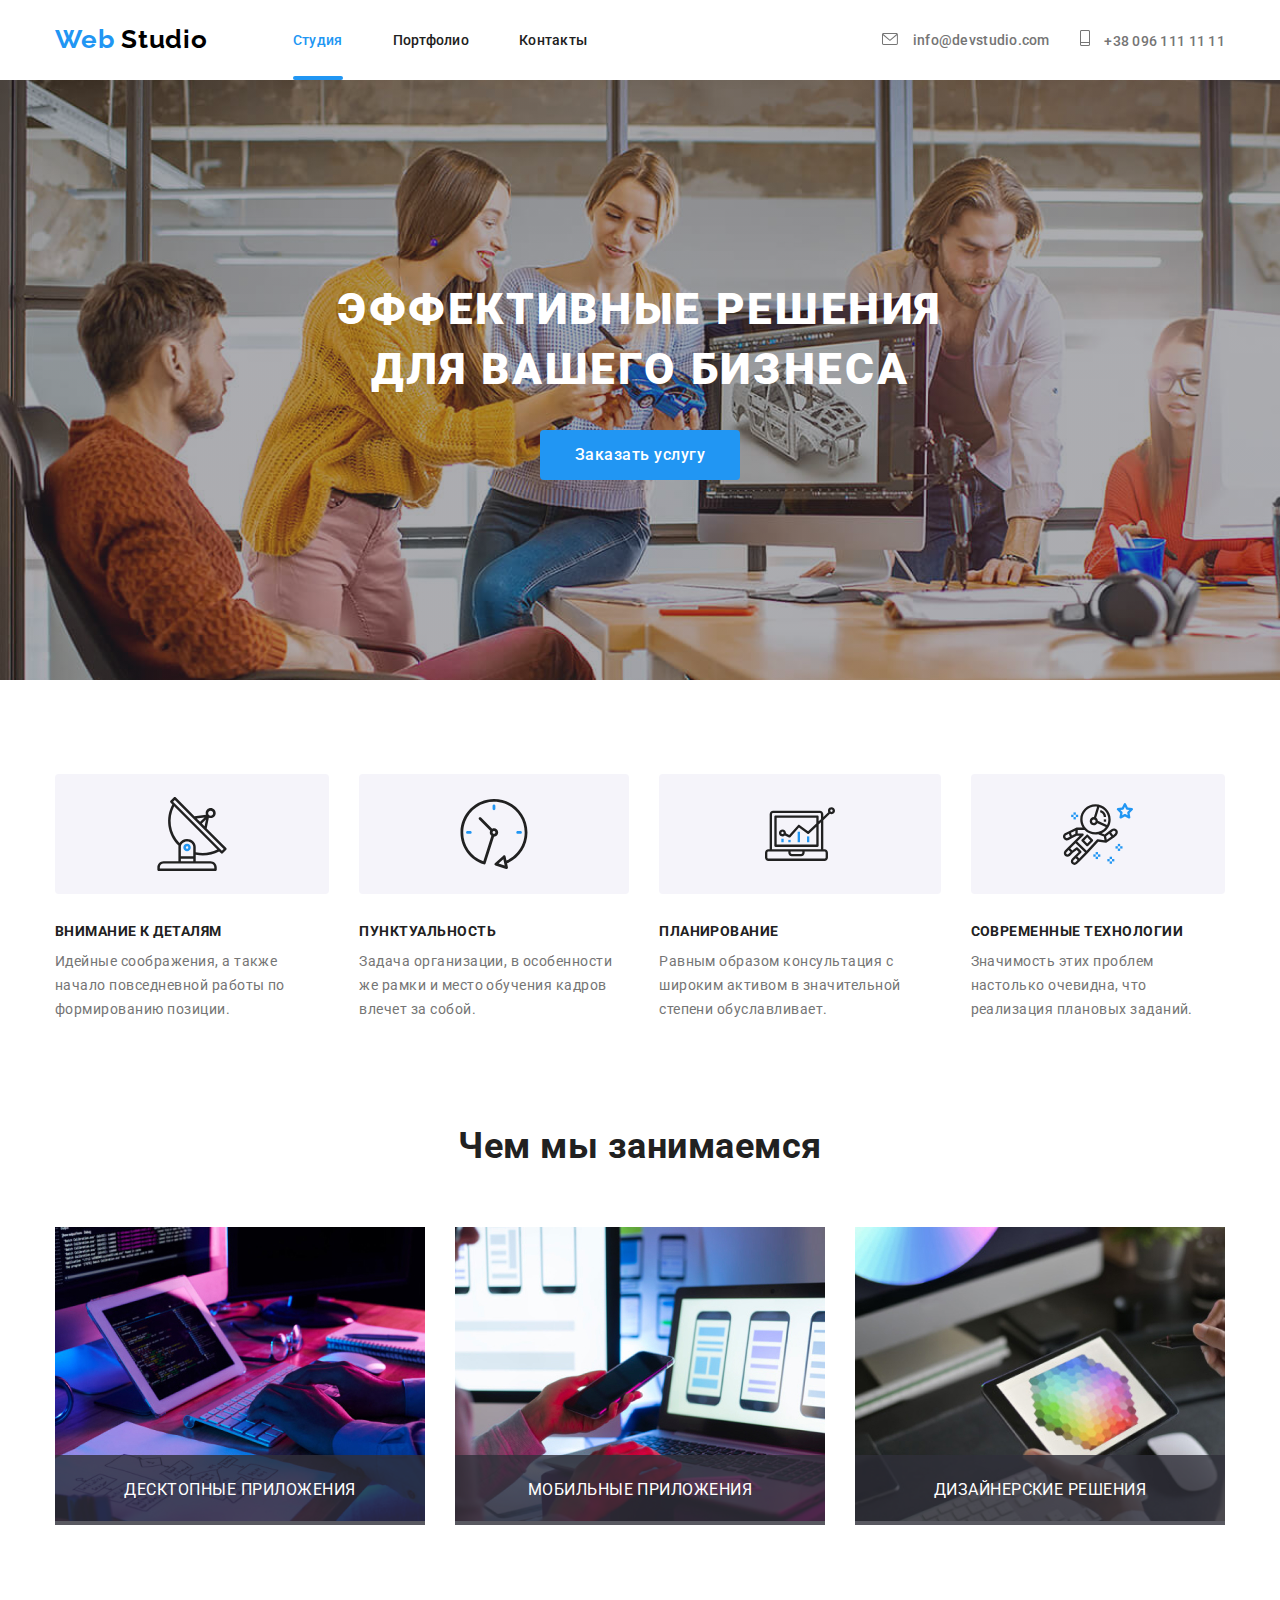
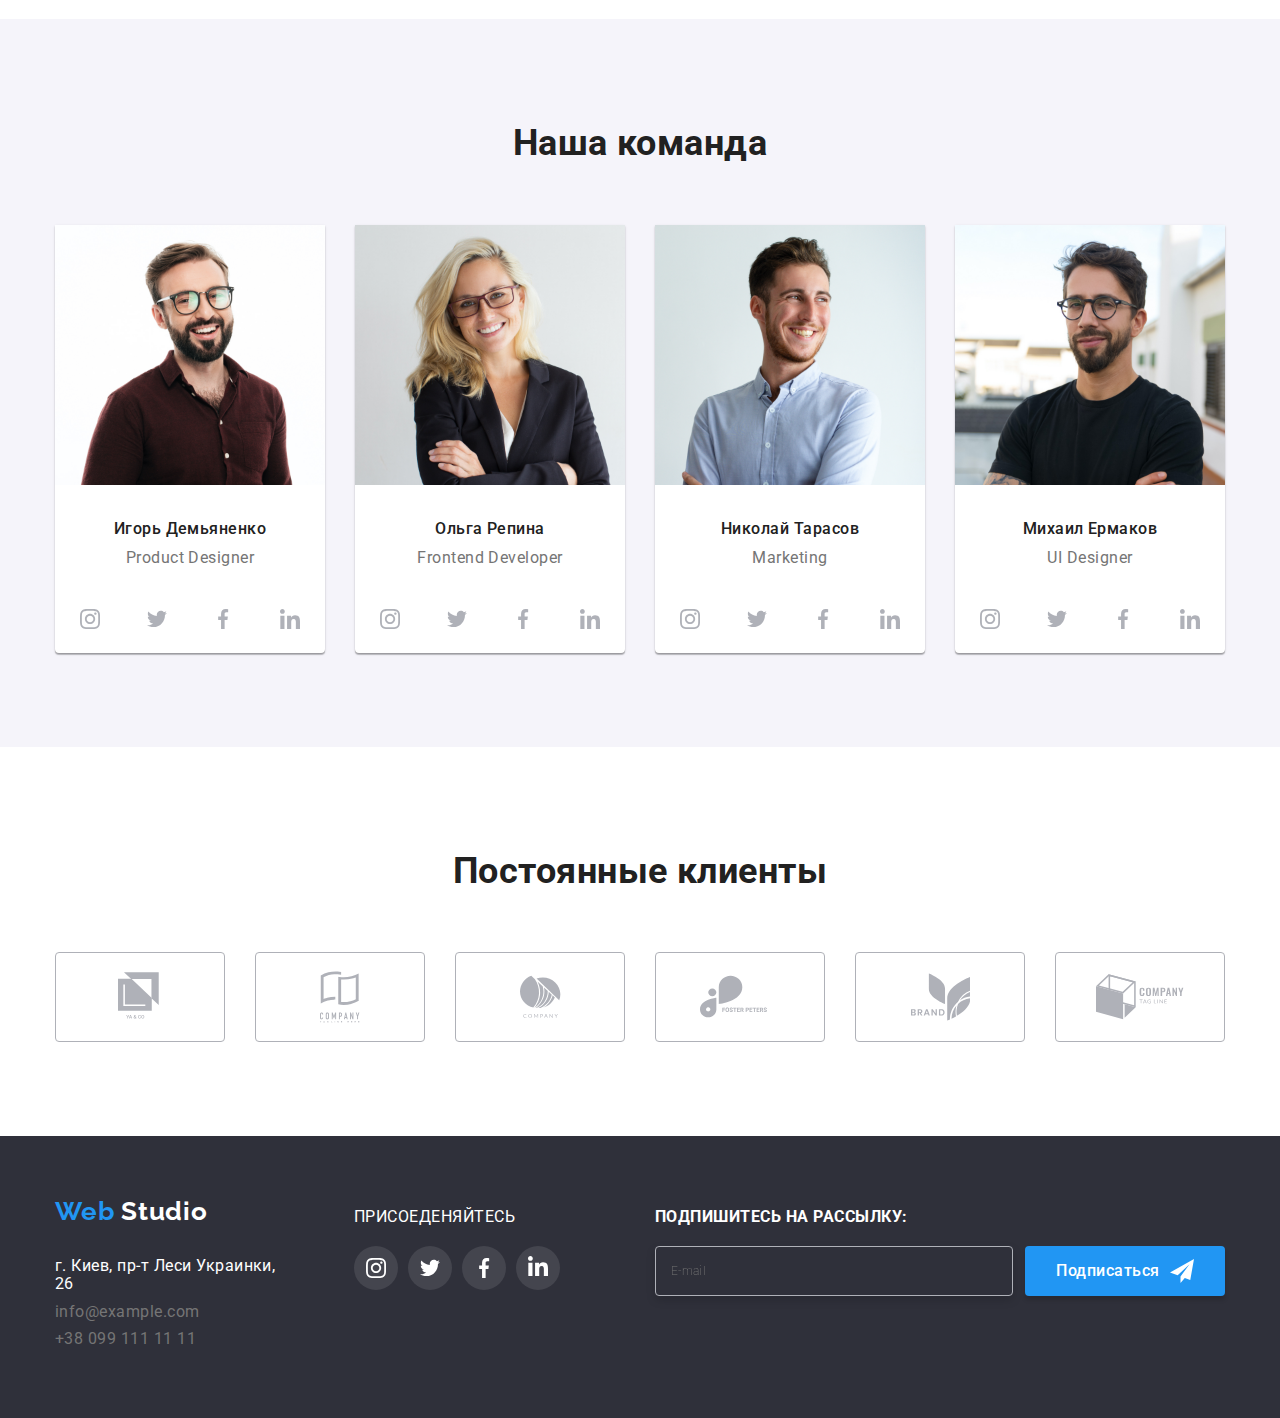
<file: index.html>
<!DOCTYPE html>
<html lang="ru">
    <head>
        <meta charset="UTF-8" />
        <meta name="viewport" content="width=device-width, initial-scale=1.0" />
        <meta http-equiv="X-UA-Compatible" content="ie=edge" />
        <title>WebStudio</title>
        <link href="https://fonts.googleapis.com/css2?family=Raleway:wght@700&family=Roboto:wght@300;500;700;900&display=swap" rel="stylesheet">
        <link rel="stylesheet" href="https://cdnjs.cloudflare.com/ajax/libs/modern-normalize/0.7.0/modern-normalize.min.css">
        <link rel="stylesheet" href="./css/styles.css">

    </head>
    <body>
        <header class="page-header">
            <div class="container main-nav">
                <nav class="nav-cont">
                    <a href="./" class="logo">
                        <span>Web <span class="part">Studio</span></span> 
                    </a>
    
                    <ul class="site-nav list">
                        <li class="item"><a href="./index.html" class="link current">Студия</a></li>
                        <li class="item"><a href="./portfolio.html" class="link">Портфолио</a></li>
                        <li class="item"><a href="#" class="link">Контакты</a></li>
                    </ul>
                </nav>
    
                <address class="site-address">
                    <div class="block-frst">
                        <svg class="site-icons frst" width="16px" height="12px">
                            <use href="./images/sprite3.svg#lettericon"></use>
                        </svg>
                        <a href="mailto:info@devstudio.com" class="link">info@devstudio.com</a>
                    </div>
                    <div class="block-scnd">
                        <svg class="site-icons scnd" width="10px" height="16px">
                            <use href="./images/sprite3.svg#mobilicon"></use>
                        </svg>
                        <a href="tel:+380961111111" class="link"> +38 096 111 11 11</a>
                    </div>
                </address>
            </div>  
        </header>

        <main>
            <section class="hero overlay">
                    <h1 class="title">Эффективные решения <br> для вашего бизнеса</h1>
                    <button class="button" data-modal-open>Заказать услугу</button>
            </section>
            
            <!-- Преимущества -->
            <section class="feature-list">
                <div class="container">
                    <ul class="feature-content list">
                        <li class="feature-item first">
                            <h3 class="title">ВНИМАНИЕ К ДЕТАЛЯМ</h3>
                            <p class="text">Идейные соображения, а также начало повседневной работы по формированию позиции.</p>
                        </li>
                        <li class="feature-item second">
                            <h3 class="title">ПУНКТУАЛЬНОСТЬ</h3>
                            <p class="text">Задача организации, в особенности же рамки и место обучения кадров влечет за собой.</p>
                        </li>
                        <li class="feature-item third">
                            <h3 class="title">ПЛАНИРОВАНИЕ</h3>
                            <p class="text">Равным образом консультация с широким активом в значительной степени обуславливает.</p>
                        </li>
                        <li class="feature-item fourth">
                            <h3 class="title">СОВРЕМЕННЫЕ ТЕХНОЛОГИИ</h3>
                            <p class="text">Значимость этих проблем настолько очевидна, что реализация плановых заданий.</p>
                        </li>
                    </ul>
                </div> 
            </section>
            
            <!-- Навыки -->
            <section class="section-skills">
                <div class="container">
                    <h2 class="section-title">Чем мы занимаемся</h2>
                    <ul class="skills-cont list">
                        <li class="some-skill">
                            <img src="./images/skill1.jpg" alt="Десктопные приложения" width="370"><p class="mean-skill">ДЕСКТОПНЫЕ ПРИЛОЖЕНИЯ</p>
                        </li>
                        <li class="some-skill">
                            <img src="./images/skill2.jpg" alt="Мобильные приложения" width="370"><p class="mean-skill">МОБИЛЬНЫЕ ПРИЛОЖЕНИЯ</p>
                        </li>
                        <li class="some-skill">
                            <img src="./images/skill3.jpg" alt="Дизайнерсике решения" width="370"><p class="mean-skill">ДИЗАЙНЕРСКИЕ РЕШЕНИЯ</p>
                        </li>
                    </ul>
                </div>   
            </section>
            
            <!-- Команда -->
            <section class="section-team">
                <div class="container">
                    <h2 class="section-title">Наша команда</h2>
                    <ul class="team-cont list">
                        <li class="about">
                            <img src="./images/teamperson1.jpg" alt="" width="270" height="260">
                            <h3 class="name-title">Игорь Демьяненко</h3>
                            <p lang="en" class="function">Product Designer</p>
                            <ul class="network-items list">
                                <li class="list-icons">
                                    <a class="border-icons" href="https://www.instagram.com" target="_blank" rel="noopener noreferrer" aria-label="ссылка Instagram">
                                        <svg class="network-icons">
                                            <use href="./images/sprite.svg#icon-instagram"></use>
                                        </svg>
                                    </a>
                                </li>
                                <li class="list-icons">
                                    <a class="border-icons" href="https://twitter.com/explore" target="_blank" rel="noopener noreferrer" aria-label="ссылка Twitter">
                                        <svg class="network-icons">
                                            <use href="./images/sprite.svg#icon-twitter"></use>
                                        </svg>
                                    </a>
                                </li>
                                <li class="list-icons">
                                    <a class="border-icons" href="https://www.facebook.com" target="_blank" rel="noopener noreferrer" aria-label="ссылка Facebook">
                                        <svg class="network-icons">
                                            <use href="./images/sprite.svg#icon-facebook"></use>
                                        </svg>
                                    </a>
                                </li>
                                <li class="list-icons">
                                    <a class="border-icons" href="https://ru.linkedin.com" target="_blank" rel="noopener noreferrer" aria-label="ссылка Linkedin">
                                        <svg class="network-icons">
                                            <use href="./images/sprite.svg#icon-linkedin"></use>
                                        </svg>
                                    </a>
                                </li>
                            </ul>
                        </li>
                        <li class="about">
                            <img src="./images/teamperson2.jpg" alt="" width="270" height="260">
                            <h3 class="name-title">Ольга Репина</h3>
                            <p lang="en" class="function">Frontend Developer</p>
                            <ul class="network-items list">
                                <li class="list-icons">
                                    <a class="border-icons" href="https://www.instagram.com" target="_blank" rel="noopener noreferrer" aria-label="ссылка Instagram">
                                        <svg class="network-icons">
                                            <use href="./images/sprite.svg#icon-instagram"></use>
                                        </svg>
                                    </a>
                                </li>
                                <li class="list-icons">
                                    <a class="border-icons" href="https://twitter.com/explore" target="_blank" rel="noopener noreferrer" aria-label="ссылка Twitter">
                                        <svg class="network-icons">
                                            <use href="./images/sprite.svg#icon-twitter"></use>
                                        </svg>
                                    </a>
                                </li>
                                <li class="list-icons">
                                    <a class="border-icons" href="https://www.facebook.com" target="_blank" rel="noopener noreferrer" aria-label="ссылка Facebook">
                                        <svg class="network-icons">
                                            <use href="./images/sprite.svg#icon-facebook"></use>
                                        </svg>
                                    </a>
                                </li>
                                <li class="list-icons">
                                    <a class="border-icons" href="https://ru.linkedin.com" target="_blank" rel="noopener noreferrer" aria-label="ссылка Linkedin">
                                        <svg class="network-icons">
                                            <use href="./images/sprite.svg#icon-linkedin"></use>
                                        </svg>
                                    </a>
                                </li>
                            </ul>
                        </li>
                        <li class="about">
                            <img src="./images/teamperson3.jpg" alt="" width="270" height="260">
                            <h3 class="name-title">Николай Тарасов</h3>
                            <p lang="en" class="function">Marketing</p>
                            <ul class="network-items list">
                                <li class="list-icons">
                                    <a class="border-icons" href="https://www.instagram.com" target="_blank" rel="noopener noreferrer" aria-label="ссылка Instagram">
                                        <svg class="network-icons">
                                            <use href="./images/sprite.svg#icon-instagram"></use>
                                        </svg>
                                    </a>
                                </li>
                                <li class="list-icons">
                                    <a class="border-icons" href="https://twitter.com/explore" target="_blank" rel="noopener noreferrer" aria-label="ссылка Twitter">
                                        <svg class="network-icons">
                                            <use href="./images/sprite.svg#icon-twitter"></use>
                                        </svg>
                                    </a>
                                </li>
                                <li class="list-icons">
                                    <a class="border-icons" href="https://www.facebook.com" target="_blank" rel="noopener noreferrer" aria-label="ссылка Facebook">
                                        <svg class="network-icons">
                                            <use href="./images/sprite.svg#icon-facebook"></use>
                                        </svg>
                                    </a>
                                </li>
                                <li class="list-icons">
                                    <a class="border-icons" href="https://ru.linkedin.com" target="_blank" rel="noopener noreferrer" aria-label="ссылка Linkedin">
                                        <svg class="network-icons">
                                            <use href="./images/sprite.svg#icon-linkedin"></use>
                                        </svg>
                                    </a>
                                </li>
                            </ul>
                        </li>
                        <li class="about">
                            <img src="./images/teamperson4.jpg" alt="" width="270" height="260">
                            <h3 class="name-title">Михаил Ермаков</h3>
                            <p lang="en" class="function">UI Designer</p>
                            <ul class="network-items list">
                                <li class="list-icons">
                                    <a class="border-icons" href="https://www.instagram.com" target="_blank" rel="noopener noreferrer" aria-label="ссылка Instagram">
                                        <svg class="network-icons">
                                            <use href="./images/sprite.svg#icon-instagram"></use>
                                        </svg>
                                    </a>
                                </li>
                                <li class="list-icons">
                                    <a class="border-icons" href="https://twitter.com/explore" target="_blank" rel="noopener noreferrer" aria-label="ссылка Twitter">
                                        <svg class="network-icons">
                                            <use href="./images/sprite.svg#icon-twitter"></use>
                                        </svg>
                                    </a>
                                </li>
                                <li class="list-icons">
                                    <a class="border-icons" href="https://www.facebook.com" target="_blank" rel="noopener noreferrer" aria-label="ссылка Facebook">
                                        <svg class="network-icons">
                                            <use href="./images/sprite.svg#icon-facebook"></use>
                                        </svg>
                                    </a>
                                </li>
                                <li class="list-icons">
                                    <a class="border-icons" href="https://ru.linkedin.com" target="_blank" rel="noopener noreferrer" aria-label="ссылка Linkedin">
                                        <svg class="network-icons">
                                            <use href="./images/sprite.svg#icon-linkedin"></use>
                                        </svg>
                                    </a>
                                </li>
                            </ul>
                        </li>
                    </ul>
                </div>
            </section>

            <!--Партнеры-->
            <section class="section-partners">
                <div class="container">
                    <h2 class="section-title">Постоянные клиенты</h2>
                    <ul class="partners-cont list">
                        <li class="partnes-logo"> 
                            <a class="border-partners" href="#">
                                <svg class="company-icon" width="45px" higth="50px">
                                    <use href="./images/sprite2.svg#icon-logo-1"></use>
                                </svg>
                            </a>
                        </li>
                        <li class="partnes-logo">
                            <a class="border-partners" href="#">
                                <svg class="company-icon" width="40px" higth="52px">
                                    <use href="./images/sprite2.svg#icon-logo-2"></use>
                                </svg>
                            </a>
                        </li>
                        <li class="partnes-logo">
                            <a class="border-partners" href="#">
                                <svg class="company-icon" width="41px" higth="43px">
                                    <use href="./images/sprite2.svg#icon-logo-3"></use>
                                </svg>
                            </a>
                        </li>
                        <li class="partnes-logo">
                            <a class="border-partners" href="#">
                                <svg class="company-icon" width="80px" higth="42px">
                                    <use href="./images/sprite2.svg#icon-logo-4"></use>
                                </svg>
                            </a>
                        </li>
                        <li class="partnes-logo">
                            <a class="border-partners" href="#">
                                <svg class="company-icon" width="59px" higth="47px">
                                    <use href="./images/sprite2.svg#icon-logo-5"></use>
                                </svg>
                            </a>
                        </li>
                        <li class="partnes-logo">
                            <a class="border-partners" href="#">
                                <svg class="company-icon" width="88px" higth="45px">
                                    <use href="./images/sprite2.svg#icon-logo-6"></use>
                                </svg>
                            </a>
                        </li>
                    </ul>
                </div>
            </section>
        </main>
        
        <footer>
            <div class="container footer">
                <div class="footer-first">
                    <a href="./" class="logo">
                        <span>Web <span class="part">Studio</span></span> 
                    </a>
                    <address class="footer-address">
                        <span class="footer-info first">г. Киев, пр-т Леси Украинки, 26</span>
                        <span class="footer-info">info@example.com</span>
                        <span class="footer-info">+38 099 111 11 11</span>
                    </address>
                </div>
                <div>
                </div>
                <div class="footer-second">
                    <span class="letsgo">ПРИСОЕДЕНЯЙТЕСЬ</span>
                    <ul class="info list">
                        <li class="link">
                            <a class="border-footer" href="https://www.instagram.com" target="_blank" rel="noopener noreferrer" aria-label="ссылка Instagram">
                                <svg class="footer-icons">
                                    <use href="./images/sprite.svg#icon-instagram"></use>
                                </svg>
                            </a>
                        </li>
                        <li class="link">
                            <a class="border-footer" href="https://twitter.com/explore" target="_blank" rel="noopener noreferrer" aria-label="ссылка Twitter">
                                <svg class="footer-icons">
                                    <use href="./images/sprite.svg#icon-twitter"></use>
                                </svg>
                            </a>
                        </li>
                        <li class="link">
                            <a class="border-footer" href="https://www.facebook.com" target="_blank" rel="noopener noreferrer" aria-label="ссылка Facebook">
                                <svg class="footer-icons">
                                    <use href="./images/sprite.svg#icon-facebook"></use>
                                </svg>
                            </a>
                        </li>
                        <li class="border-footer" class="link">
                            <a href="https://ru.linkedin.com" target="_blank" rel="noopener noreferrer" aria-label="ссылка Linkedin">
                                <svg class="footer-icons">
                                    <use href="./images/sprite.svg#icon-linkedin"></use>
                                </svg>
                            </a>
                        </li>
                    </ul>
                </div>
                <div class="footer-third">
                    <form class="footer-form" action="textarea1.php" method="post">
                        <div class="div-div">
                            <p class="letsgo"><b>ПОДПИШИТЕСЬ НА РАССЫЛКУ:</b></p>
                            <input class="footer-text-area" rows="2" cols="45" name="text" placeholder="E-mail"></input>
                        </div>
                        <button class="button-subscribe">
                            <span class="sibscribe-span">Подписаться</span>
                            <svg class="telegram-icon">
                                <use href="./images/sprite.svg#icon-telegram"></use>
                            </svg>
                        </button>
                    </form>
                </div>
            </div>
        </footer>

        <div class="backdrop is-hidden" data-modal>
                <div class="modal">
                    <div class="for-modal-btn">
                        <form class="clients-form">
                            <h2>Оставьте свои данные, мы вам перезвоним</h2>
                            <div class="form-fields">
                                <div class="form-field">
                                    <label class="form-label" for="name">Имя</label>
                                    <input class="form-input"
                                        type="text" 
                                        name="name" 
                                        id="name" 
                                        autofocus
                                    />
                                    <svg class="form-icon">
                                        <use href="./images/sprite.svg#icon-modalsvg"></use>
                                    </svg>
                                </div>
                                <div class="form-field">
                                    <label class="form-label" for="tel">Телефон</label>
                                    <input input class="form-input"
                                        type="tel" 
                                        name="tel" 
                                        id="tel" 
                                    />
                                    <svg class="form-icon">
                                        <use href="./images/sprite.svg#icon-modalsvg2"></use>
                                    </svg>
                                </div>
                                <div class="form-field">
                                    <label class="form-label" for="mail">Почта</label>
                                    <input input class="form-input"
                                        type="email" 
                                        name="mail" 
                                        id="mail" 
                                    />
                                    <svg class="form-icon">
                                        <use href="./images/sprite.svg#icon-modalsvg3"></use>
                                    </svg>
                                </div>
                                <div class="form-field">
                                    <label class="form-label" for="comment">Комментарий</label>
                                    <textarea class="comment" name="comment" id="comment" rows="10" placeholder="Введите текст"></textarea>
                                </div>
                                <label class="form-checkbox">
                                    <input input class="checkbox" type="checkbox" name="policy" id="policy">
                                    <span class="checkbox-icon"></span>
                                    <label class="checkbox-label" for="policy">Соглашаюсь с рассылкой и принимаю 
                                        <a class="checkbox-rulls" href="#" target="_blank" rel="noopener noreferrer" aria-label="ссылка">
                                            <span>Условия договора</span>
                                        </a>
                                    </label>
                                </label>
                            </div>
                            <button class="form-button" type="submit">Отправить</button>
                        </form>
                        <button class="modal-button" data-modal-close>
                            <svg class="cross-icon">
                                <use href="./images/sprite.svg#icon-cross"></use>
                            </svg>
                        </button>
                    </div>
                </div>
        </div>
<script>
    const refs = {
            openModalBtn: document.querySelector('[data-modal-open]'),
            closeModalBtn: document.querySelector('[data-modal-close]'),
            modal: document.querySelector('[data-modal]'),
          };
        
          refs.openModalBtn.addEventListener('click', toggleModal);
          refs.closeModalBtn.addEventListener('click', toggleModal);
          
          function toggleModal() {
            refs.modal.classList.toggle('is-hidden');
          }
</script>
        
    </body>
</html
</file>
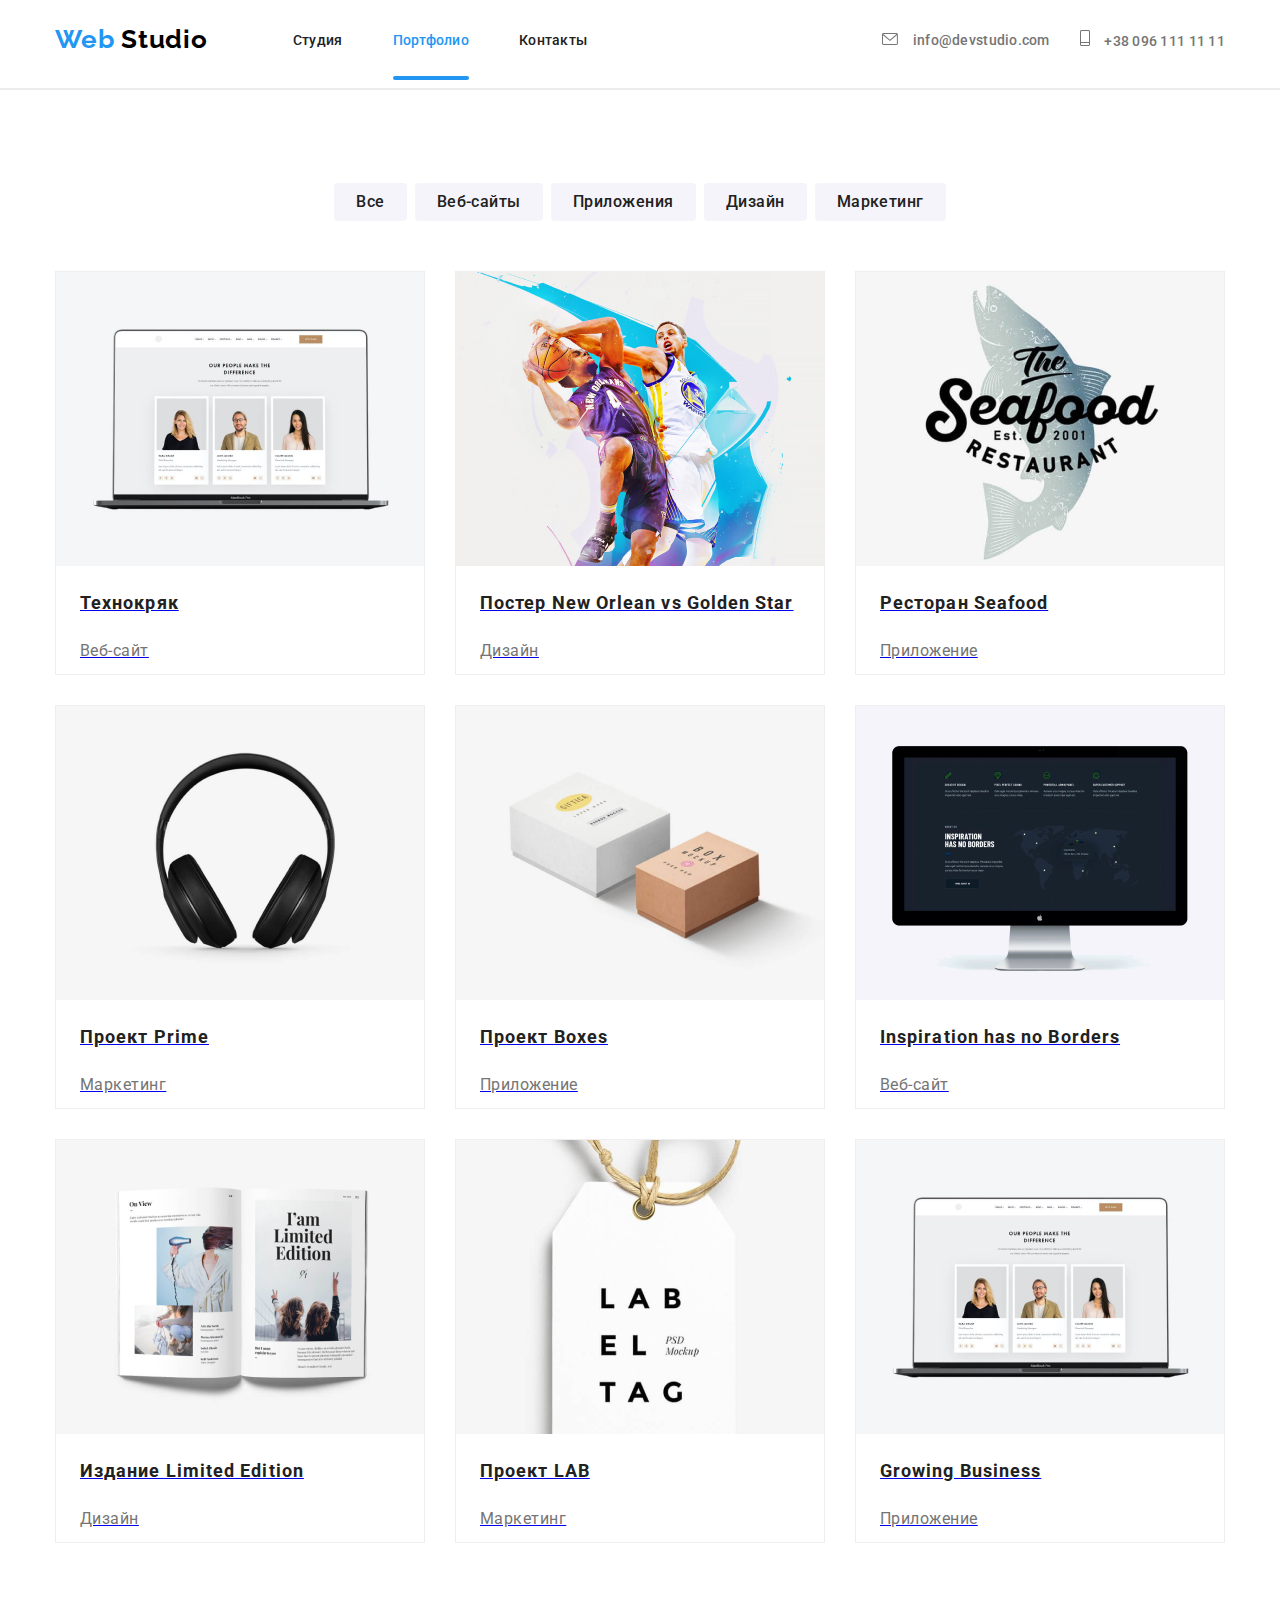
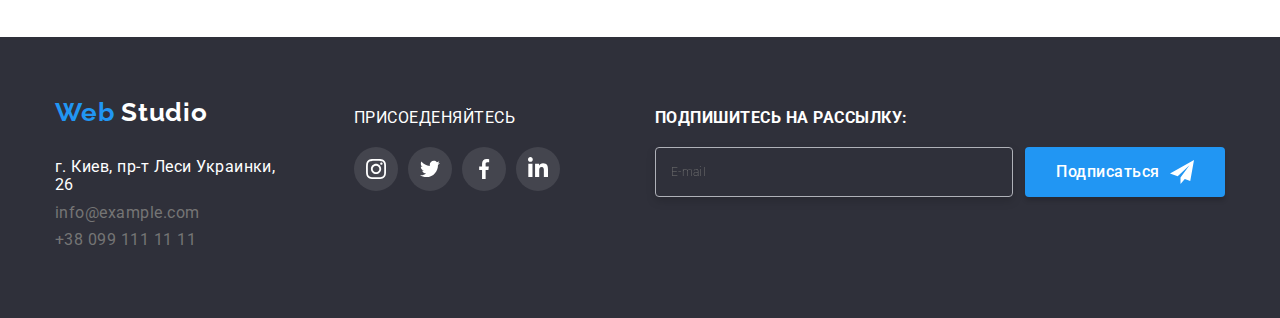
<file: portfolio.html>
<!DOCTYPE html>
<html lang="ru">
    <head>
        <meta charset="UTF-8" />
        <meta name="viewport" content="width=device-width, initial-scale=1.0" />
        <meta http-equiv="X-UA-Compatible" content="ie=edge" />
        <title>WebStudio</title>
        <link href="https://fonts.googleapis.com/css2?family=Raleway:wght@700&family=Roboto:wght@300;500;700;900&display=swap" rel="stylesheet">
        <link rel="stylesheet" href="https://cdnjs.cloudflare.com/ajax/libs/modern-normalize/0.7.0/modern-normalize.min.css">
        <link rel="stylesheet" href="./css/styles.css">

    </head>
    <body>
        <header class="page-header">
            <div class="container main-nav">
                <nav class="nav-cont">
                    <a href="./" class="logo">
                        <span>Web <span class="part">Studio</span></span> 
                    </a>
    
                    <ul class="site-nav list">
                        <li class="item"><a href="./index.html" class="link">Студия</a></li>
                        <li class="item"><a href="./portfolio.html" class="link current">Портфолио</a></li>
                        <li class="item"><a href="#" class="link">Контакты</a></li>
                    </ul>
                </nav>
    
                <address class="site-address">
                    <div class="block-frst">
                        <svg class="site-icons frst" width="16px" height="12px">
                            <use href="./images/sprite3.svg#lettericon"></use>
                        </svg>
                        <a href="mailto:info@devstudio.com" class="link">info@devstudio.com</a>
                    </div>
                    <div class="block-scnd">
                        <svg class="site-icons scnd" width="10px" height="16px">
                            <use href="./images/sprite3.svg#mobilicon"></use>
                        </svg>
                        <a href="tel:+380961111111" class="link"> +38 096 111 11 11</a>
                    </div>
                </address>
            </div>  
            <hr>
        </header>

        <main>

            <h1 class="main-title">Портфолио</h1>

            <!--Фильтры-->
            <section class="filtrs">
                <div class="container">
                    <ul class="btn-list list">
                        <li class="btn"> <button class="portfolio-btn" type="button">Все</button></li>
                        <li class="btn"> <button class="portfolio-btn" type="button">Веб-сайты</button></li>
                        <li class="btn"> <button class="portfolio-btn" type="button">Приложения</button></li>
                        <li class="btn"> <button class="portfolio-btn" type="button">Дизайн</button></li>
                        <li class="btn"> <button class="portfolio-btn" type="button">Маркетинг</button></li>
                    </ul>
                </div>
            </section>

            <!-- Портфолио -->
            <section class="portfolio">
                <div class="container">
                    <ul class="portfolio-list list">
                        <li class="info">
                            <a href="#">
                                <div class="portfolio-cont">
                                    <img src="./images/portf1.jpg" alt="" width="370px">
                                    <p class="text">Технокряк это современная площадка распространения коронавируса. Компании используют эту платформу для цифрового шпионажа и атак на защищённые сервера конкурентов.</p>
                                </div>
                                <h2 class="title">Технокряк</h2>
                                <p class="work">Веб-сайт</p>
                            </a>
                        </li>
                        <li class="info">
                            <a href="#">
                                <div class="portfolio-cont">
                                    <img src="./images/portf2.jpg" alt="" width="370px">
                                    <p class="text">Технокряк это современная площадка распространения коронавируса. Компании используют эту платформу для цифрового шпионажа и атак на защищённые сервера конкурентов.</p>
                                </div>
                                <h2 class="title">Постер New Orlean vs Golden Star</h2>
                                <p class="work">Дизайн</p>
                            </a>
                        </li>
                        <li class="info">
                            <a href="#">
                                <div class="portfolio-cont">
                                    <img src="./images/portf3.jpg" alt="" width="370px">
                                    <p class="text">Технокряк это современная площадка распространения коронавируса. Компании используют эту платформу для цифрового шпионажа и атак на защищённые сервера конкурентов.</p>
                                </div>                                
                                <h2 class="title">Ресторан Seafood</h2>
                                <p class="work">Приложение</p>
                            </a>
                        </li>
                        <li class="info">
                            <a href="#">
                                <div class="portfolio-cont">
                                    <img src="./images/portf4.jpg" alt="" width="370px">
                                    <p class="text">Технокряк это современная площадка распространения коронавируса. Компании используют эту платформу для цифрового шпионажа и атак на защищённые сервера конкурентов.</p>
                                </div>
                                <h2 class="title">Проект Prime</h2>
                                <p class="work">Маркетинг</p>
                            </a>
                        </li>
                        <li class="info">
                            <a href="#">
                                <div class="portfolio-cont">
                                    <img src="./images/portf5.jpg" alt="" width="370px">
                                    <p class="text">Технокряк это современная площадка распространения коронавируса. Компании используют эту платформу для цифрового шпионажа и атак на защищённые сервера конкурентов.</p>
                                </div>
                                <h2 class="title">Проект Boxes</h2>
                                <p class="work">Приложение</p>
                            </a>
                        </li>
                        <li class="info">
                            <a href="#">
                                <div class="portfolio-cont">
                                    <img src="./images/portf6.jpg" alt="" width="370px">
                                    <p class="text">Технокряк это современная площадка распространения коронавируса. Компании используют эту платформу для цифрового шпионажа и атак на защищённые сервера конкурентов.</p>
                                </div>
                                <h2 class="title">Inspiration has no Borders</h2>
                                <p class="work">Веб-сайт</p>
                            </a>
                        </li>
                        <li class="info">
                            <a href="#">
                                <div class="portfolio-cont">
                                    <img src="./images/portf7.jpg" alt="" width="370px">
                                    <p class="text">Технокряк это современная площадка распространения коронавируса. Компании используют эту платформу для цифрового шпионажа и атак на защищённые сервера конкурентов.</p>
                                </div>
                                <h2 class="title">Издание Limited Edition</h2>
                                <p class="work">Дизайн</p>
                            </a>
                        </li>
                        <li class="info">
                            <a href="#">
                                <div class="portfolio-cont">
                                    <img src="./images/portf8.jpg" alt="" width="370px">
                                    <p class="text">Технокряк это современная площадка распространения коронавируса. Компании используют эту платформу для цифрового шпионажа и атак на защищённые сервера конкурентов.</p>
                                </div>
                                <h2 class="title">Проект LAB</h2>
                                <p class="work">Маркетинг</p>
                            </a>
                        </li>
                        <li class="info">
                            <a href="#">
                                <div class="portfolio-cont">
                                    <img src="./images/portf1.jpg" alt="" width="370px">
                                    <p class="text">Технокряк это современная площадка распространения коронавируса. Компании используют эту платформу для цифрового шпионажа и атак на защищённые сервера конкурентов.</p>
                                </div>
                                <h2 class="title">Growing Business</h2>
                                <p class="work">Приложение</p>
                            </a>
                        </li>
                    </ul>
                </div> 
            </section>
        </main>
        
        <footer>
            <div class="container footer">
                <div class="footer-first">
                    <a href="./" class="logo">
                        <span>Web <span class="part">Studio</span></span> 
                    </a>
                    <address class="footer-address">
                        <span class="footer-info first">г. Киев, пр-т Леси Украинки, 26</span>
                        <span class="footer-info">info@example.com</span>
                        <span class="footer-info">+38 099 111 11 11</span>
                    </address>
                </div>
                <div>
                </div>
                <div class="footer-second">
                    <span class="letsgo">ПРИСОЕДЕНЯЙТЕСЬ</span>
                    <ul class="info list">
                        <li class="link">
                            <a class="border-footer" href="https://www.instagram.com" target="_blank" rel="noopener noreferrer" aria-label="ссылка Instagram">
                                <svg class="footer-icons">
                                    <use href="./images/sprite.svg#icon-instagram"></use>
                                </svg>
                            </a>
                        </li>
                        <li class="link">
                            <a class="border-footer" href="https://twitter.com/explore" target="_blank" rel="noopener noreferrer" aria-label="ссылка Twitter">
                                <svg class="footer-icons">
                                    <use href="./images/sprite.svg#icon-twitter"></use>
                                </svg>
                            </a>
                        </li>
                        <li class="link">
                            <a class="border-footer" href="https://www.facebook.com" target="_blank" rel="noopener noreferrer" aria-label="ссылка Facebook">
                                <svg class="footer-icons">
                                    <use href="./images/sprite.svg#icon-facebook"></use>
                                </svg>
                            </a>
                        </li>
                        <li class="border-footer" class="link">
                            <a href="https://ru.linkedin.com" target="_blank" rel="noopener noreferrer" aria-label="ссылка Linkedin">
                                <svg class="footer-icons">
                                    <use href="./images/sprite.svg#icon-linkedin"></use>
                                </svg>
                            </a>
                        </li>
                    </ul>
                </div>
                <div class="footer-third">
                    <form class="footer-form" action="textarea1.php" method="post">
                        <div class="div-div">
                            <p class="letsgo"><b>ПОДПИШИТЕСЬ НА РАССЫЛКУ:</b></p>
                            <input class="footer-text-area" rows="2" cols="45" name="text" placeholder="E-mail"></input>
                        </div>
                        <button class="button-subscribe">
                            <span class="sibscribe-span">Подписаться</span>
                            <svg class="telegram-icon">
                                <use href="./images/sprite.svg#icon-telegram"></use>
                            </svg>
                        </button>
                    </form>
                </div>
            </div>
        </footer>
    </body>
</file>
<file: css/styles.css>
html {
  box-sizing: border-box;
}

*,
*::before,
*::after {
  box-sizing: inherit;
}

body {
  margin: 0;
  background-color: #ffffff;
  color: #757575;
  font-family: Roboto, sans-serif;
  letter-spacing: 0.03em;
}

p {
  margin-top: 0;
  margin-bottom: 0;
}

hr {
  border: 1px solid #ececec;
}

.container {
  width: 1170px;
  margin-left: auto;
  margin-right: auto;
}

/* Logo */
.logo {
  font-family: Raleway;
  color: #2196f3;
  letter-spacing: 0.03em;
  font-weight: 700;
  font-size: 26px;
  line-height: 1.2;
  text-decoration: none;
}

.logo .part {
  font-family: Raleway;
  color: #000000;
}

.list {
  list-style: none;
  padding: 0;
  margin: 0;
}

/* page-header*/


/* site-nav*/

.container.main-nav {
  display: flex;
  align-items: center;
}

.nav-cont {
  display: flex;
  align-items: center;
}

.site-nav {
  color: #212121;
  display: flex;
  margin-left: 85px;
}

.site-nav .link {
  position: relative;
}

/*.site-nav .link::after {
  content: '';

  position: absolute;
  left: 0;
  bottom: 0;

  display: block;
  width: 100%;
  height: 2px;
  background-color: #2196f3;

  opacity: 0;
  transition: opacity 250ms cubic-bezier(0.4, 0, 0.2, 1);
}*/

.site-nav .link:hover::after {
  opacity: 1;
}

.site-nav .item {
  margin-right: 50px;
}

.site-nav .link:hover,
.site-nav .link:focus {
  color: #2196f3;
}

.site-nav .item:last-child {
  margin-right: 0;
}

.site-nav .link {
  display: block;
  padding-top: 32px;
  padding-bottom: 32px;

  color: #212121;
  font-weight: 500;
  font-size: 14px;
  line-height: 1.15;
  letter-spacing: 0.02em;

  text-decoration: none;
}

.site-nav .link.current {
  color: #2196f3;
}

.site-nav .link.current::after {
  content: '';

  position: absolute;
  left: 0;
  bottom: 0;

  display: block;
  width: 100%;
  height: 4px;
  background-color: #2196f3;
  border-radius: 2px;

  opacity: 1;
  transition: opacity 250ms cubic-bezier(0.4, 0, 0.2, 1);
}

.site-address .site-icons {
  padding: 0;
  margin: 0;
  fill: #757575;
}

.site-address {
  margin: 0;
  display: flex;
  align-items: center;
}

/* site address*/

.site-address {
  display: flex;
  margin-left: auto;
}

.site-address .link {
  margin-right: 30px;
  margin-left: 10px;

  color: #757575;
  font-weight: 500;
  font-size: 14px;
  line-height: 1.15;
  letter-spacing: 0.02em;
  text-decoration: none;
  font-style: normal;

  transition-property: color;
  transition-duration: 250ms;
  transition-timing-function: cubic-bezier(0.4, 0, 0.2, 1);
}

.site-address .link:last-child {
  margin-right: 0;
}

.site-address .link:hover,
.site-address .link:focus {
  color: #2196f3;
}
.block-frst {
  margin-right: 30px;
}
.block-frst:hover .site-icons {
  fill: #2196f3;
}

.block-scnd:hover .site-icons {
  fill: #2196f3;
}
/* overlay */

.overlay {
  max-width: 1600px;
  height: 600px;
  margin-left: auto;
  margin-right: auto;
  background-image: linear-gradient(
      to right,
      rgba(47, 48, 58, 0.4),
      rgba(47, 48, 58, 0.4)
    ),
    url("../images/headerimg.jpg");
  background-color: black;
}

/* Hero*/

.button {
  background-color: #2196f3;
  border-radius: 4px;
  border: 0;
  color: #ffffff;

  width: 200px;
  height: 50px;

  padding-top: 10px;
  padding-bottom: 10px;
  padding-left: 32px;
  padding-right: 32px;
}

.hero.overlay {
  text-align: center;
  padding-top: 200px;
  padding-bottom: 200px;
}
.hero .title {
  margin-top: 0;
  margin-bottom: 30px;
  font-weight: 900;
  font-size: 44px;
  line-height: 1.36;
  letter-spacing: 0.06em;
  text-transform: uppercase;
  color: #ffffff;
}

/* Section*/
.section-title {
  color: #212121;
  font-weight: 700;
  font-size: 36px;
  line-height: 1.7;
  text-align: center;
  margin-top: 0;
  margin-bottom: 0;
}

/*Feature*/

.feature-item::before {
  display: block;
  content: "";
  height: 120px;
  background-size: 70px;
  background-repeat: no-repeat;
  background-position: center;
  background-color: #f5f4fa;
  border-radius: 4px;
  background-position: center;

  margin-bottom: 30px;
}

.feature-item.first::before {
  background-image: url("../images/vector1.svg");
}

.feature-item.second::before {
  background-image: url("../images/vector2.svg");
}

.feature-item.third::before {
  background-image: url("../images/vector3.svg");
}

.feature-item.fourth::before {
  background-image: url("../images/vector4.svg");
}

.feature-list {
  padding-top: 94px;
  padding-bottom: 94px;
}

.feature-content {
  display: flex;
  align-items: center;
}

.feature-content li {
  margin-right: 30px;
}
.feature-content li:last-child {
  margin-right: 0;
}

.feature-list .title {
  margin-top: 0;
  margin-bottom: 10px;
  color: #212121;
  font-weight: 700;
  font-size: 14px;
  line-height: 1.14;
}

.feature-list .text {
  margin-top: 0;
  margin-bottom: 0;
  font-weight: 400;
  font-size: 14px;
  line-height: 1.71;
}

/* Skills*/

.section-skills {
  margin-top: 0;
  padding-bottom: 94px;
}

.skills-cont {
  display: flex;
  align-items: center;
  margin-top: 50px;
}

.skills-cont li {
  margin-right: 30px;
  text-align: center;
}

.skills-cont li:last-child {
  margin-right: 0;
}

.some-skill {
  position: relative;
}

.mean-skill {
  position: absolute;
  display: flex;
  height: 70px;
  width: 370px;
  
  background-color: rgba(47, 48, 58, 0.8);
  color: #FFFFFF;

  align-items: center;
  justify-content: center;
  bottom: 0;
}

/* Team*/

.section-team {
  padding-top: 94px;
  padding-bottom: 94px;
  background: #f5f4fa;
}

.team-cont {
  display: flex;
  align-items: center;
}

.team-cont .about {
  margin-right: 30px;
  margin-top: 50px;
  width: 270px;
  height: 428px;
  background: #FFFFFF;
  box-shadow: 0px 1px 3px rgba(0, 0, 0, 0.12), 0px 1px 1px rgba(0, 0, 0, 0.14), 0px 2px 1px rgba(0, 0, 0, 0.2);
  border-radius: 0px 0px 4px 4px;
}

.team-cont li:last-child {
  margin-right: 0;
}

.network-items {
  display: flex;
  justify-content: space-evenly;
  margin-top: 30px;
}

.network-items li {
  margin-right: 10px;
}

.network-items li:last-child {
  margin-right: 0;
}

.list-icons {
  display: flex;
  padding: 0;
  border-radius: 50%;
  width: 44px;
  height: 44px;
  color: #FFFFFF;

  transition-property: background-color;
  transition-duration: 250ms;
  transition-timing-function: cubic-bezier(0.4, 0, 0.2, 1);
}

.list-icons:hover {
  background-color: #2196F3;
}
.network-items .border-icons {
  padding: 0;
  border: none;
  border-radius: 50%;
  width: 44px;
  height: 44px;
  display: flex;
  align-items: center;
  justify-content: center; 
  fill: currentColor;
}

.network-items .network-icons {
  width: 20px;
  height: 20px;
  fill: #afb1b8;
}

.list-icons:hover .network-icons {
  fill: #FFFFFF
}

.section-team .name-title {
  margin-top: 30px;
  margin-bottom: 10px;
  color: #212121;
  font-weight: 500;
  font-size: 16px;
  line-height: 1.19;
  text-align: center;
}

.section-team .function {
  font-weight: 400;
  font-size: 16px;
  line-height: 1.19;
  margin-bottom: 16px;
  text-align: center;
}

/* Partners*/
.section-partners {
  padding-top: 94px;
  padding-bottom: 94px;
}

.partners-cont {
  display: flex;
  justify-content: space-evenly;
}

.partners-cont .partnes-logo {
  margin-right: 30px;
  margin-top: 50px;
}

.partners-cont .partnes-logo:last-child {
  margin-right: 0;
}

.company-icon {
  fill: #AFB1B8;
  
}

.border-partners {
  padding: 0;
  width: 170px;
  height: 90px;
  display: flex;
  justify-content: center; 
  border: 1px solid #AFB1B8;
  box-sizing: border-box;
  border-radius: 4px;
  color: #AFB1B8;

  transition-property: border-color;
  transition-duration: 250ms;
  transition-timing-function: cubic-bezier(0.4, 0, 0.2, 1);
}

.border-partners:hover {
  border-color: #2196F3;
}

.border-partners:hover .company-icon {
  fill: #2196F3;
}

.border-partners .company-icon {
  fill: currentColor;
}

/* Footer*/
footer {
  background: #2f303a;
  padding-top: 60px;
  padding-bottom: 60px;
}

.container.footer {
  display: flex;
  justify-content: space-evenly;
}

.footer-first {
  margin-right: 70px;
}

.footer-first .footer-address {
  font-style: normal;
  margin-top: 30px;
}
.footer-address .footer-info {
  display: block;
  margin-bottom: 9px;
}
.footer-first .part {
  color: #ffffff;
}

.footer-info.first {
  color: #ffffff;
}

.footer-second {
  padding-top: 12px;
  padding-bottom: 12px;
  margin-right: 95px;
}
.footer-second .info {
  display: flex;
  margin-top: 20px;
}

.footer-second .link {
  margin-right: 10px;
}

.footer-second .link:last-child {
  margin-right: 0;
}

.footer-third {
  padding-top: 12px;
  padding-bottom: 12px;
}
footer .letsgo {
  color: #ffffff;
}

.footer-form {
  display: flex;
  align-items: flex-end;
}

.div-div {
  margin: 0;
  padding: 0;
  bottom: 0;
}

.footer-third .footer-text-area {
  margin-top: 20px;
  width: 358px;
  height: 50px;
  resize: none;
  padding: 15px;
  border: 1px solid #AFB1B8;
  filter: drop-shadow(0px 4px 4px rgba(0, 0, 0, 0.15));
  border-radius: 4px; 

  font-family: Roboto;
  font-style: normal;
  font-weight: 200;
  font-size: 12px;
  line-height: 14px;
  letter-spacing: 0.01em;

  background-color: #2F303A;
  color: #AFB1B8;

  text-align: left;
}

.footer-icons {
  width: 20px;
  height: 20px;
  fill: #FFFFFF;
}
.border-footer {
  background: rgba(255, 255, 255, 0.1);
  padding: 0;
  border: none;
  border-radius: 50%;
  width: 44px;
  height: 44px;
  display: flex;
  align-items: center;
  justify-content: center; 

  transition-property: background-color;
  transition-duration: 250ms;
  transition-timing-function: cubic-bezier(0.4, 0, 0.2, 1);
}

.border-footer:hover {
  background-color: #2196F3;
}

.button-subscribe {
  width: 200px;
  height: 50px;
  margin: 0;
  padding: 0;
  margin-left: 12px;

  display: flex;
  justify-content: center;
  align-items: center;

  background-color: #2196F3;
  color: #FFFFFF;
  fill: #FFFFFF;
  box-shadow: 0px 4px 4px rgba(0, 0, 0, 0.15);
  border: 0;
  border-radius: 4px;
  
}

.telegram-icon {
  width: 24px;
  height: 24px;
  margin-left: 10px;
}

.sibscribe-span {
  margin: 0;
}

/* Portfolio */

.portfolio .title {
  color: #212121;
  font-weight: 700;
  font-size: 18px;
  line-height: 2;
  letter-spacing: 0.06em;
}

.portfolio-btn {
  border: 0;
  color: #212121;;
  background-color: #F5F4FA;
  border-radius: 4px;
  cursor: pointer;

  padding-left: 22px;
  padding-right: 22px;
  padding-top: 6px;
  padding-bottom: 6px;

  transition-property: background-color;
  transition-duration: 250ms;
  transition-timing-function: cubic-bezier(0.4, 0, 0.2, 1);
}

.portfolio-btn:hover,
.portfolio-btn:focus {
  color: #FFFFFF;
  background-color: #2196F3;
}

.portfolio .text {
  font-weight: 400;
  font-size: 18px;
  line-height: 1.55;
  letter-spacing: 0.03em;
  color: #ffffff;
}

.portfolio .work {
  font-weight: 400;
  font-size: 16px;
  line-height: 1.9;
  letter-spacing: 0.03em;
  color: #757575;
}

button {
  font-weight: 500;
  font-size: 16px;
  line-height: 1.6;
  letter-spacing: 0.03em;
  color: #212121;
}

.main-title {
  display: none;
}

/* Фильтры */

.filtrs .btn-list {
  display: flex;
  margin-top: 93px;
}
.btn-list {
  justify-content: center;
}

.btn-list .btn {
  margin-right: 8px;
}

.btn-list .btn:last-child {
  margin-right: 0;
}

/* Портфолио */

.portfolio {
  margin-top: 50px;
  margin-bottom: 94px;
}

.portfolio-list {
  display: flex;
  flex-wrap: wrap;
}

.portfolio-list .info {
  width: calc((100% - 60px) / 3);
  margin-right: 30px;
  margin-bottom: 30px;
  height: 404px;

  background-color: #FFFFFF;
  border: 1px solid #EEEEEE;
  box-sizing: border-box;
}

.portfolio-list .info:hover {
  box-shadow: 0px 1px 1px rgba(0, 0, 0, 0.12), 0px 4px 4px rgba(0, 0, 0, 0.06), 1px 4px 6px rgba(0, 0, 0, 0.16);
}

.portfolio-list .info:nth-child(3n) {
  margin-right: 0;
}

.portfolio-list .info:nth-last-child(-n + 3) {
  margin-bottom: 0;
}

.portfolio .portfolio-cont {
  position: relative;
  overflow: hidden;
}

.portfolio .text {
  padding-left: 24px;
  padding-right: 24px;
  padding-top: 63px;
  padding-bottom: 63px;
  text-decoration: none;
  display: flex;
  width: 370px;
  height: 294px;

  position: absolute;
  top: 0;
  opacity: 0;

  background-color: rgba(33, 150, 243, 0.9);

  transform: translateY(100%);

  transition-duration: 250ms;
  transition-timing-function: cubic-bezier(0.4, 0, 0.2, 1);
}

.portfolio-list .info:hover .text {
  transform: translateY(0%)
}

.portfolio-list .info:hover .text{
  opacity: 1;
}

.portfolio .title {
  padding-left: 24px;
  padding-right: 24px;
  font-weight: bold;
  font-size: 18px;
  text-decoration: none;
  white-space: nowrap;
}

.portfolio .work {
  padding-left: 24px;
  padding-right: 24px;
  text-decoration: none;
}

.portfolio .text {
  position: absolute;
}

.backdrop {
  position: fixed;
  top: 0;
  left: 0;
  width: 100%;
  height: 100%;

  background-color: rgba(0, 0, 0, 0.2);
}

.backdrop.is-hidden {
  opacity: 0;
  pointer-events: none;
}

.modal {
  position: absolute;
  top: 50%;
  left: 50%;
  transform: translate(-50%, -50%);

  padding: 40px;

  width: 528px;
  height: 581px;
  background-color: #FFFFFF;
  box-shadow: 0px 1px 3px rgba(0, 0, 0, 0.12), 0px 1px 1px rgba(0, 0, 0, 0.14), 0px 2px 1px rgba(0, 0, 0, 0.2);
  border-radius: 4px;
}

/* Форма */

.clients-form {
  margin-left: auto;
  margin-right: auto;

  text-align: center;
  position: relative;
}

.form-field {
  display: flex;
  flex-direction: column;
  margin-bottom: 10px;

  position: relative;
}

.form-fields {
text-align: start;
}

.form-field label {
  margin-bottom: 5px;
}

.form-field input {
  margin: 0;
  padding: 0;
  
  border-color: 1px solid rgba(33, 33, 33, 0.2);
  border-radius: 4px;
}

.comment {
  padding: 12px;
  resize: none;

  font-family: Roboto;
  font-style: normal;
  font-weight: 200;
  font-size: 12px;
  line-height: 14px;
  letter-spacing: 0.01em;
}

.clients-form h2 {
  text-align: center;
  letter-spacing: 0.03em;
  color: #212121;

  font-family: Roboto;
  font-style: normal;
  font-weight: 700;
  white-space: nowrap;
  font-size: 20px;
  line-height: 23px;

  margin-bottom: 12px;
  margin-top: 0;
}

.form-label {
  font-family: Roboto;
  font-style: normal;
  font-weight: 200;
  font-size: 12px;
  line-height: 14px;
  letter-spacing: 0.01em;

  color: #757575;;
}

.form-field .form-input {
  border: 1px solid rgba(33, 33, 33, 0.2);
  box-sizing: border-box;
  border-radius: 4px;
  padding-left: 42px;

  height: 40px;
}

.form-input:focus {
  border: #2196F3;;
}

.form-icon {
  position: absolute;
  top: 57%;
  left: 15px;

  display: inline-block;
  width: 12px;
  height: 12px;
  background-size: contain;
}

.form-input:focus + .form-icon {
  fill: #2196F3;
}


.form-checkbox {
  display: flex;
  align-items: center;
  margin-bottom: 30px;
}

.checkbox {
  -webkit-appearance: none;
  -moz-appearance: none;
  appearance: none;
}

.checkbox-icon {
  display: inline-block;
  width: 15px;
  height: 15px;
  margin-right: 7px;
  border: 2px solid #212121;
  border-radius: 4px;
}

.checkbox:checked + .checkbox-icon {
  background-color: #2196F3;
  border-color: #2196F3;
  background-image: url('../images/iconcheck.svg');
  background-size: contain;
  background-origin: border-box;
}

.checkbox-label {
  white-space: nowrap;
  font-family: Roboto;
  font-style: normal;
  font-weight: 300;
  font-size: 14px;
  line-height: 24px;
  letter-spacing: 0.03em;

  color: #757575;
}

.form-button{
  width: 200px;
  height: 50px;

  color: #FFFFFF;
  background-color: #2196F3;
  border: 0;
  box-shadow: 0px 4px 4px rgba(0, 0, 0, 0.15);
  border-radius: 4px;
}

.for-modal-btn {
  position: relative;
}

.modal-button {
  position: absolute;
  top: -5%;
  left: 100%;
  width: 30px;
  height: 30px;

  border: 1px solid rgba(0, 0, 0, 0.1);
  border-radius: 50%;

  background-color: #FFFFFF;
}

.checkbox-rulls span {
  color: #2196F3;
}

.cross-icon {
  position: absolute;
  top: 28%;
  left: 28%;

  display: inline-block;
  width: 12px;
  height: 12px;
  background-size: contain;
}

.modal-button:hover .cross-icon {
  fill: #2196F3;
}
</file>
